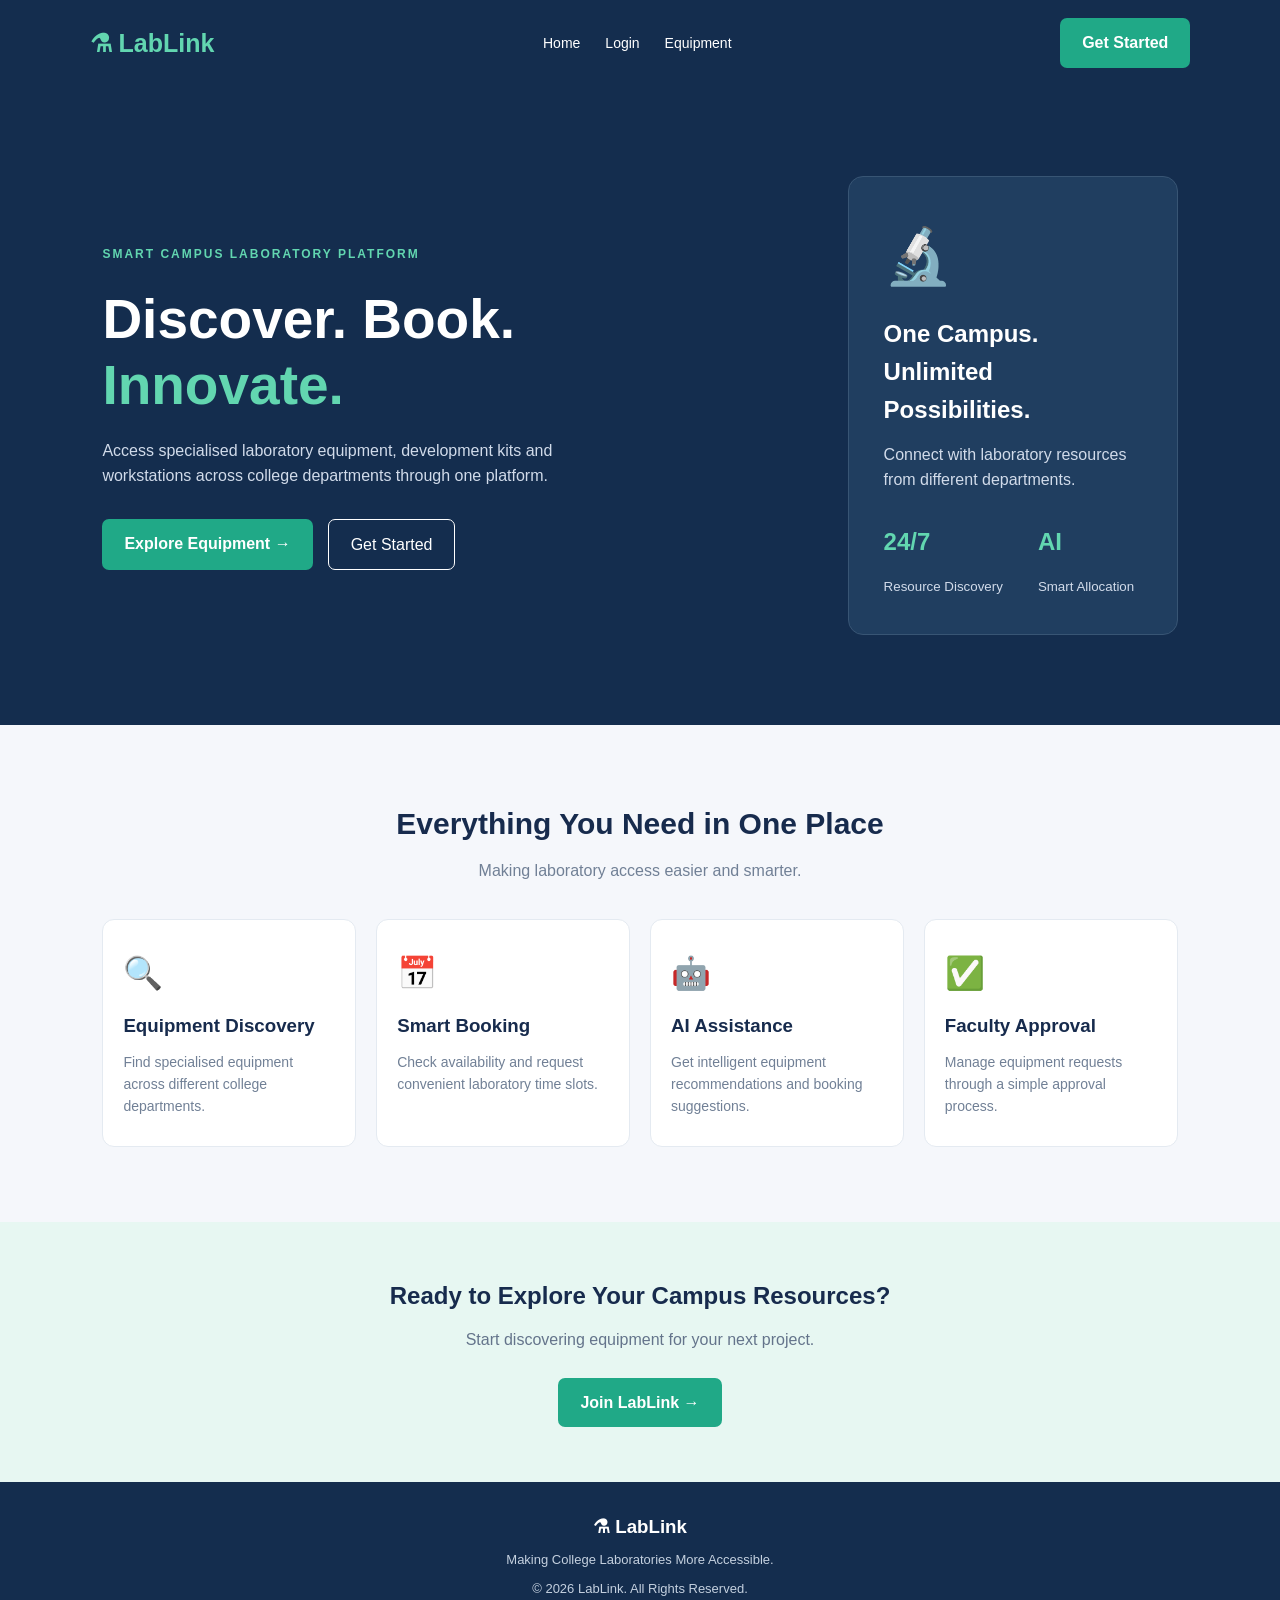
<file: frontend/index.html>
<!DOCTYPE html>
<html lang="en">
<head>
    <meta charset="UTF-8">
    <meta name="viewport" content="width=device-width, initial-scale=1.0">
    <title>LabLink | Home</title>
    <link rel="stylesheet" href="css/style.css">
</head>
<body>

<header class="navbar">
    <div class="logo">⚗ LabLink</div>

    <nav>
        <a href="index.html">Home</a>
        <a href="login.html">Login</a>
        <a href="equipment.html">Equipment</a>
    </nav>

    <a href="login.html" class="nav-btn">Get Started</a>
</header>

<section class="hero">
    <div class="hero-content">
        <span class="tag">SMART CAMPUS LABORATORY PLATFORM</span>

        <h1>Discover. Book.<br>
            <span>Innovate.</span>
        </h1>

        <p>
            Access specialised laboratory equipment,
            development kits and workstations across
            college departments through one platform.
        </p>

        <div class="hero-buttons">
            <a href="equipment.html" class="primary-btn">
                Explore Equipment →
            </a>

            <a href="login.html" class="secondary-btn">
                Get Started
            </a>
        </div>
    </div>

    <div class="hero-card">
        <div class="hero-icon">🔬</div>
        <h2>One Campus. Unlimited Possibilities.</h2>
        <p>
            Connect with laboratory resources
            from different departments.
        </p>
        <div class="hero-stats">
            <div>
                <h2>24/7</h2>
                <small>Resource Discovery</small>
            </div>
            <div>
                <h2>AI</h2>
                <small>Smart Allocation</small>
            </div>
        </div>
    </div>
</section>

<section class="features">
    <h2>Everything You Need in One Place</h2>
    <p class="section-subtitle">
        Making laboratory access easier and smarter.
    </p>

    <div class="feature-grid">

        <div class="feature-card">
            <div class="feature-icon">🔍</div>
            <h3>Equipment Discovery</h3>
            <p>
                Find specialised equipment across
                different college departments.
            </p>
        </div>

        <div class="feature-card">
            <div class="feature-icon">📅</div>
            <h3>Smart Booking</h3>
            <p>
                Check availability and request
                convenient laboratory time slots.
            </p>
        </div>

        <div class="feature-card">
            <div class="feature-icon">🤖</div>
            <h3>AI Assistance</h3>
            <p>
                Get intelligent equipment
                recommendations and booking suggestions.
            </p>
        </div>

        <div class="feature-card">
            <div class="feature-icon">✅</div>
            <h3>Faculty Approval</h3>
            <p>
                Manage equipment requests
                through a simple approval process.
            </p>
        </div>

    </div>
</section>

<section class="cta-section">
    <h2>Ready to Explore Your Campus Resources?</h2>
    <p>Start discovering equipment for your next project.</p>
    <a href="login.html" class="primary-btn">Join LabLink →</a>
</section>

<footer>
    <h3>⚗ LabLink</h3>
    <p>Making College Laboratories More Accessible.</p>
    <p>© 2026 LabLink. All Rights Reserved.</p>
</footer>

</body>
</html>
</file>
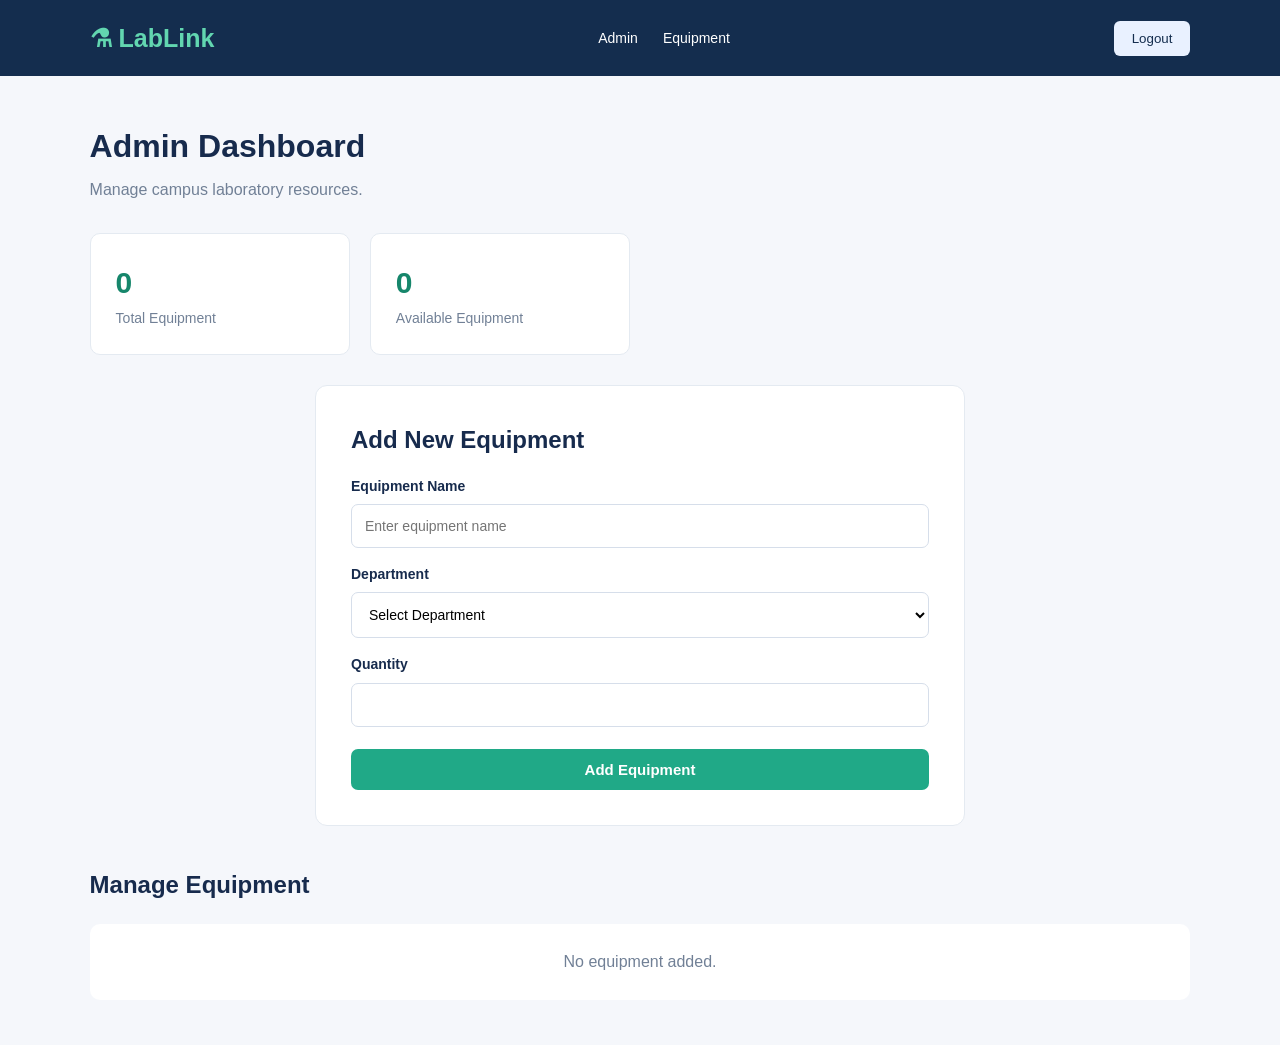
<file: frontend/admin.html>
<!DOCTYPE html>
<html lang="en">
<head>
    <meta charset="UTF-8">
    <meta name="viewport" content="width=device-width, initial-scale=1.0">
    <title>LabLink | Admin Dashboard</title>
    <link rel="stylesheet" href="css/style.css">
</head>
<body>

<header class="navbar">
    <div class="logo">⚗ LabLink</div>
    <nav>
        <a href="admin.html">Admin</a>
        <a href="equipment.html">Equipment</a>
    </nav>
    <button class="logout-btn" onclick="logout()">Logout</button>
</header>

<main class="dashboard">

    <h1>Admin Dashboard</h1>
    <p>Manage campus laboratory resources.</p>

    <div class="stats-grid">
        <div class="stat-card">
            <h2 id="adminTotal">0</h2>
            <p>Total Equipment</p>
        </div>

        <div class="stat-card">
            <h2 id="adminAvailable">0</h2>
            <p>Available Equipment</p>
        </div>
    </div>

    <div class="form-container">
        <h2>Add New Equipment</h2>

        <form id="equipmentForm">

            <label>Equipment Name</label>
            <input type="text" id="newEquipment"
                placeholder="Enter equipment name" required>

            <label>Department</label>
            <select id="newDepartment" required>
                <option value="">Select Department</option>
                <option value="CSE">CSE</option>
                <option value="ECE">ECE</option>
                <option value="EEE">EEE</option>
                <option value="MECH">Mechanical</option>
            </select>

            <label>Quantity</label>
            <input type="number" id="newQuantity"
                min="1" required>

            <button type="submit" class="primary-btn full-btn">
                Add Equipment
            </button>

        </form>
    </div>

    <section class="dashboard-section">
        <h2>Manage Equipment</h2>
        <div id="adminEquipment"></div>
    </section>

</main>
<script src="js/main.js"></script>
<script src="js/admin.js"></script>
</body>
</html>
</file>
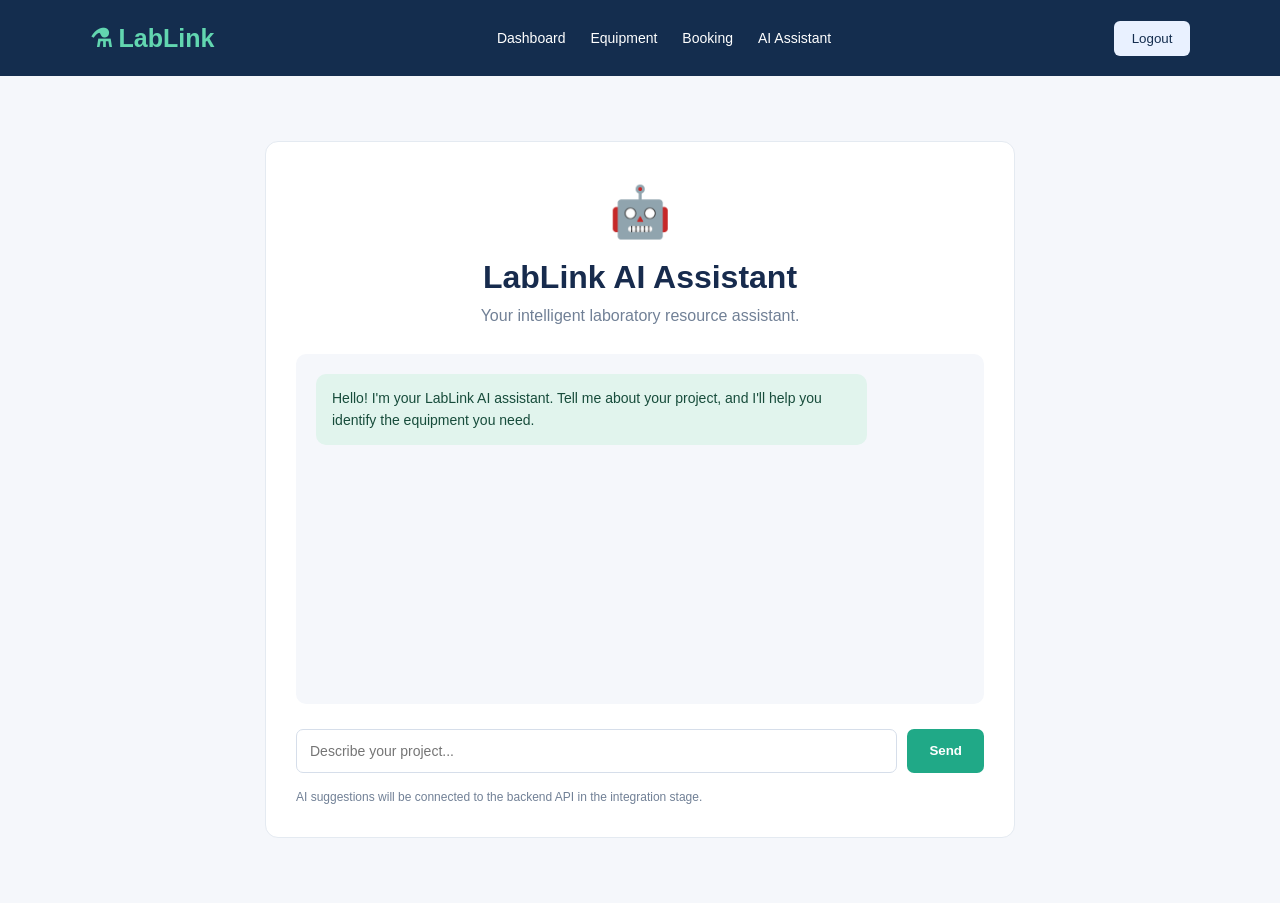
<file: frontend/ai-assistant.html>
<!DOCTYPE html>
<html lang="en">
<head>
    <meta charset="UTF-8">
    <meta name="viewport" content="width=device-width, initial-scale=1.0">
    <title>LabLink | AI Assistant</title>
    <link rel="stylesheet" href="css/style.css">
</head>
<body>

<header class="navbar">
    <div class="logo">⚗ LabLink</div>
    <nav>
        <a href="dashboard.html">Dashboard</a>
        <a href="equipment.html">Equipment</a>
        <a href="booking.html">Booking</a>
        <a href="ai-assistant.html">AI Assistant</a>
    </nav>
    <button class="logout-btn" onclick="logout()">Logout</button>
</header>

<main class="dashboard">

    <div class="ai-container">

        <div class="ai-heading">
            <div class="ai-icon">🤖</div>
            <h1>LabLink AI Assistant</h1>
            <p>Your intelligent laboratory resource assistant.</p>
        </div>

        <div id="chatMessages" class="chat-messages">
            <div class="bot-message">
                Hello! I'm your LabLink AI assistant.
                Tell me about your project, and I'll help
                you identify the equipment you need.
            </div>
        </div>

        <form id="chatForm" class="chat-form">
            <input type="text" id="chatInput"
                placeholder="Describe your project..."
                required>

            <button type="submit" class="primary-btn">
                Send
            </button>
        </form>

        <p class="ai-note">
            AI suggestions will be connected to the
            backend API in the integration stage.
        </p>

    </div>

</main>

<script src="js/main.js"></script>
</body>
</html>
</file>
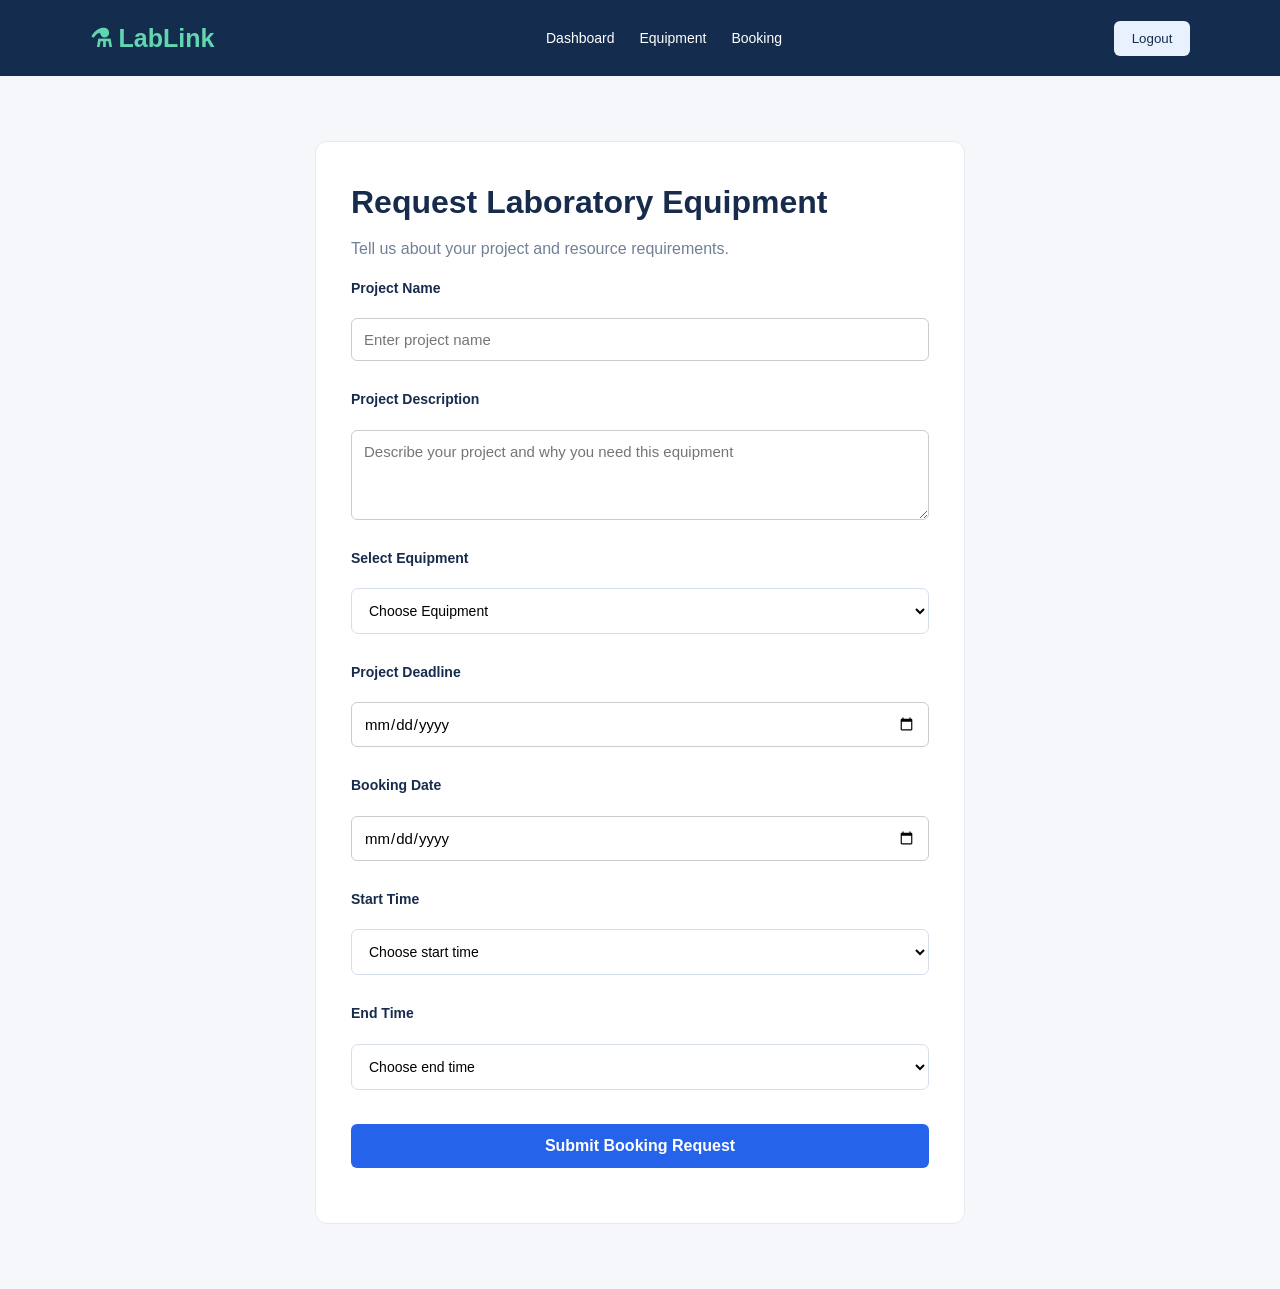
<file: frontend/booking.html>
<!DOCTYPE html>
<html lang="en">
<head>
    <meta charset="UTF-8">
    <meta name="viewport" content="width=device-width, initial-scale=1.0">
    <title>LabLink | Booking</title>
    <link rel="stylesheet" href="css/style.css">
</head>
<body>

<header class="navbar">
    <div class="logo">⚗ LabLink</div>
    <nav>
        <a href="dashboard.html">Dashboard</a>
        <a href="equipment.html">Equipment</a>
        <a href="booking.html">Booking</a>
    </nav>
    <button class="logout-btn" onclick="logout()">Logout</button>
</header>

<main class="dashboard">

    <div class="form-container">

        <h1>Request Laboratory Equipment</h1>
        <p>Tell us about your project and resource requirements.</p>

        <form id="bookingForm">

            <label>Project Name</label>
            <input type="text" id="projectName"
                placeholder="Enter project name" required>

            <label>Project Description</label>
            <textarea id="projectDescription"
                placeholder="Describe your project and why you need this equipment"
                required></textarea>

            <label>Select Equipment</label>
            <select id="equipmentSelect" required>
                <option value="">Choose Equipment</option>
            </select>

            <label>Project Deadline</label>
            <input type="date" id="deadline" required>

            <label>Booking Date</label>
            <input type="date" id="bookingDate" required>

            <label>Start Time</label>
            <select id="startTime" required>
                <option value="">Choose start time</option>
                <option value="09:00">09:00 AM</option>
                <option value="10:00">10:00 AM</option>
                <option value="11:00">11:00 AM</option>
                <option value="12:00">12:00 PM</option>
                <option value="13:00">01:00 PM</option>
                <option value="14:00">02:00 PM</option>
                <option value="15:00">03:00 PM</option>
            </select>

            <label>End Time</label>
            <select id="endTime" required>
                <option value="">Choose end time</option>
                <option value="10:00">10:00 AM</option>
                <option value="11:00">11:00 AM</option>
                <option value="12:00">12:00 PM</option>
                <option value="13:00">01:00 PM</option>
                <option value="14:00">02:00 PM</option>
                <option value="15:00">03:00 PM</option>
                <option value="16:00">04:00 PM</option>
            </select>

            <button type="submit" class="primary-btn full-btn">
                Submit Booking Request
            </button>

        </form>

        <div id="bookingResult"></div>

    </div>

</main>
<script src="js/main.js"></script>
<script src="js/booking.js"></script>
</body>
</html>
</file>
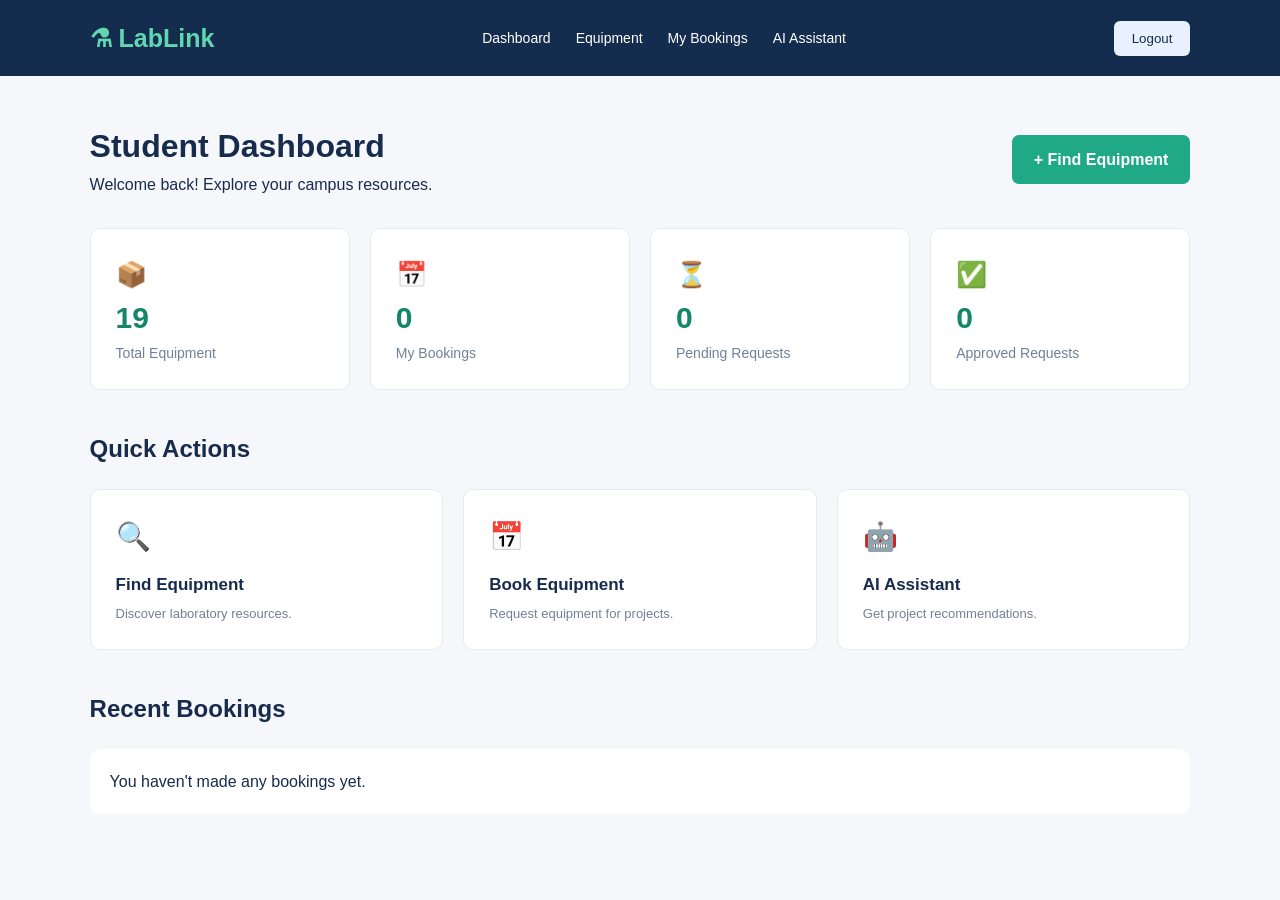
<file: frontend/dashboard.html>
<!DOCTYPE html>
<html lang="en">
<head>
    <meta charset="UTF-8">
    <meta name="viewport" content="width=device-width, initial-scale=1.0">
    <title>LabLink | Student Dashboard</title>
    <link rel="stylesheet" href="css/style.css">
</head>
<body>

<header class="navbar">
    <div class="logo">⚗ LabLink</div>

    <nav>
        <a href="dashboard.html">Dashboard</a>
        <a href="equipment.html">Equipment</a>
        <a href="booking.html">My Bookings</a>
        <a href="ai-assistant.html">AI Assistant</a>
    </nav>

    <button class="logout-btn" onclick="logout()">Logout</button>
</header>

<main class="dashboard">

    <div class="welcome">
        <div>
            <h1>Student Dashboard</h1>
            <p>Welcome back! Explore your campus resources.</p>
        </div>

        <a href="equipment.html" class="primary-btn">
            + Find Equipment
        </a>
    </div>

    <div class="stats-grid">

        <div class="stat-card">
            <span>📦</span>
            <h2 id="totalEquipment">0</h2>
            <p>Total Equipment</p>
        </div>

        <div class="stat-card">
            <span>📅</span>
            <h2 id="myBookings">0</h2>
            <p>My Bookings</p>
        </div>

        <div class="stat-card">
            <span>⏳</span>
            <h2 id="pendingRequests">0</h2>
            <p>Pending Requests</p>
        </div>

        <div class="stat-card">
            <span>✅</span>
            <h2 id="approvedRequests">0</h2>
            <p>Approved Requests</p>
        </div>

    </div>

    <section class="dashboard-section">
        <div class="section-heading">
            <h2>Quick Actions</h2>
        </div>

        <div class="quick-grid">

            <a href="equipment.html" class="quick-card">
                🔍
                <h3>Find Equipment</h3>
                <p>Discover laboratory resources.</p>
            </a>

            <a href="booking.html" class="quick-card">
                📅
                <h3>Book Equipment</h3>
                <p>Request equipment for projects.</p>
            </a>

            <a href="ai-assistant.html" class="quick-card">
                🤖
                <h3>AI Assistant</h3>
                <p>Get project recommendations.</p>
            </a>

        </div>
    </section>

    <section class="dashboard-section">
        <h2>Recent Bookings</h2>

        <div id="recentBookings" class="table-container">
            No bookings yet.
        </div>
    </section>

</main>
<script src="js/main.js"></script>
<script src="js/main.js"></script>
</body>
</html>
</file>
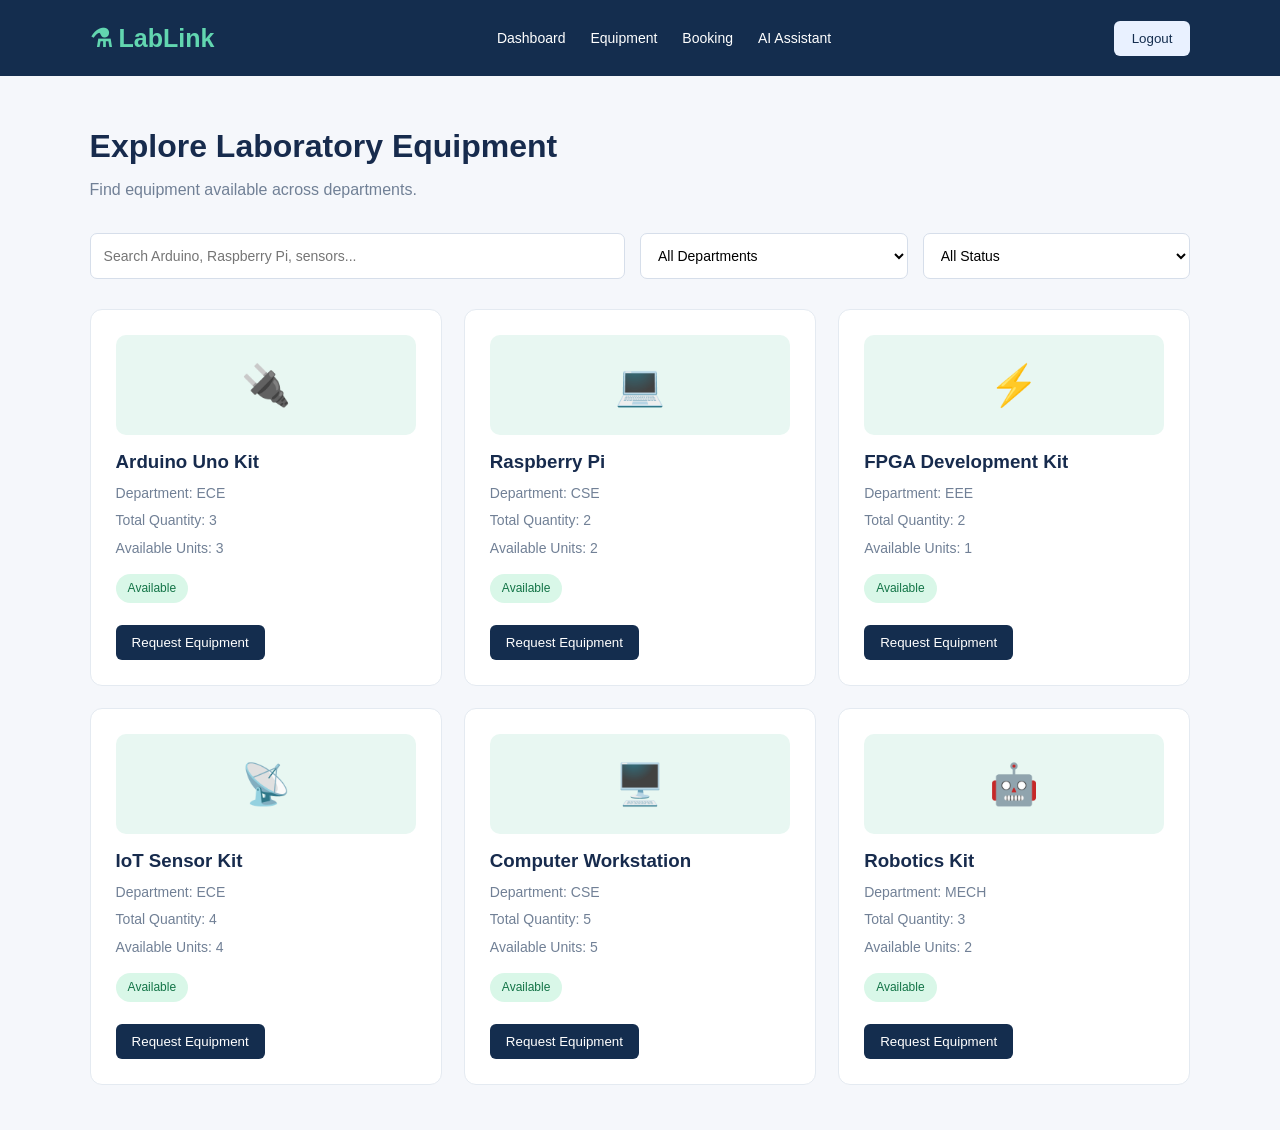
<file: frontend/equipment.html>
<!DOCTYPE html>
<html lang="en">
<head>
    <meta charset="UTF-8">
    <meta name="viewport" content="width=device-width, initial-scale=1.0">
    <title>LabLink | Equipment</title>
    <link rel="stylesheet" href="css/style.css">
</head>
<body>

<header class="navbar">
    <div class="logo">⚗ LabLink</div>

    <nav>
        <a href="dashboard.html">Dashboard</a>
        <a href="equipment.html">Equipment</a>
        <a href="booking.html">Booking</a>
        <a href="ai-assistant.html">AI Assistant</a>
    </nav>

    <button class="logout-btn" onclick="logout()">Logout</button>
</header>

<main class="dashboard">

    <h1>Explore Laboratory Equipment</h1>
    <p>Find equipment available across departments.</p>

    <div class="search-area">

        <input type="text" id="searchInput"
            placeholder="Search Arduino, Raspberry Pi, sensors...">

        <select id="departmentFilter">
            <option value="">All Departments</option>
            <option value="CSE">CSE</option>
            <option value="ECE">ECE</option>
            <option value="EEE">EEE</option>
            <option value="MECH">Mechanical</option>
        </select>

        <select id="availabilityFilter">
            <option value="">All Status</option>
            <option value="Available">Available</option>
            <option value="Booked">Booked</option>
        </select>

    </div>

    <div id="equipmentList" class="equipment-grid"></div>

</main>
<script src="js/main.js"></script>
<script src="js/equipment.js"></script>
</body>
</html>
</file>
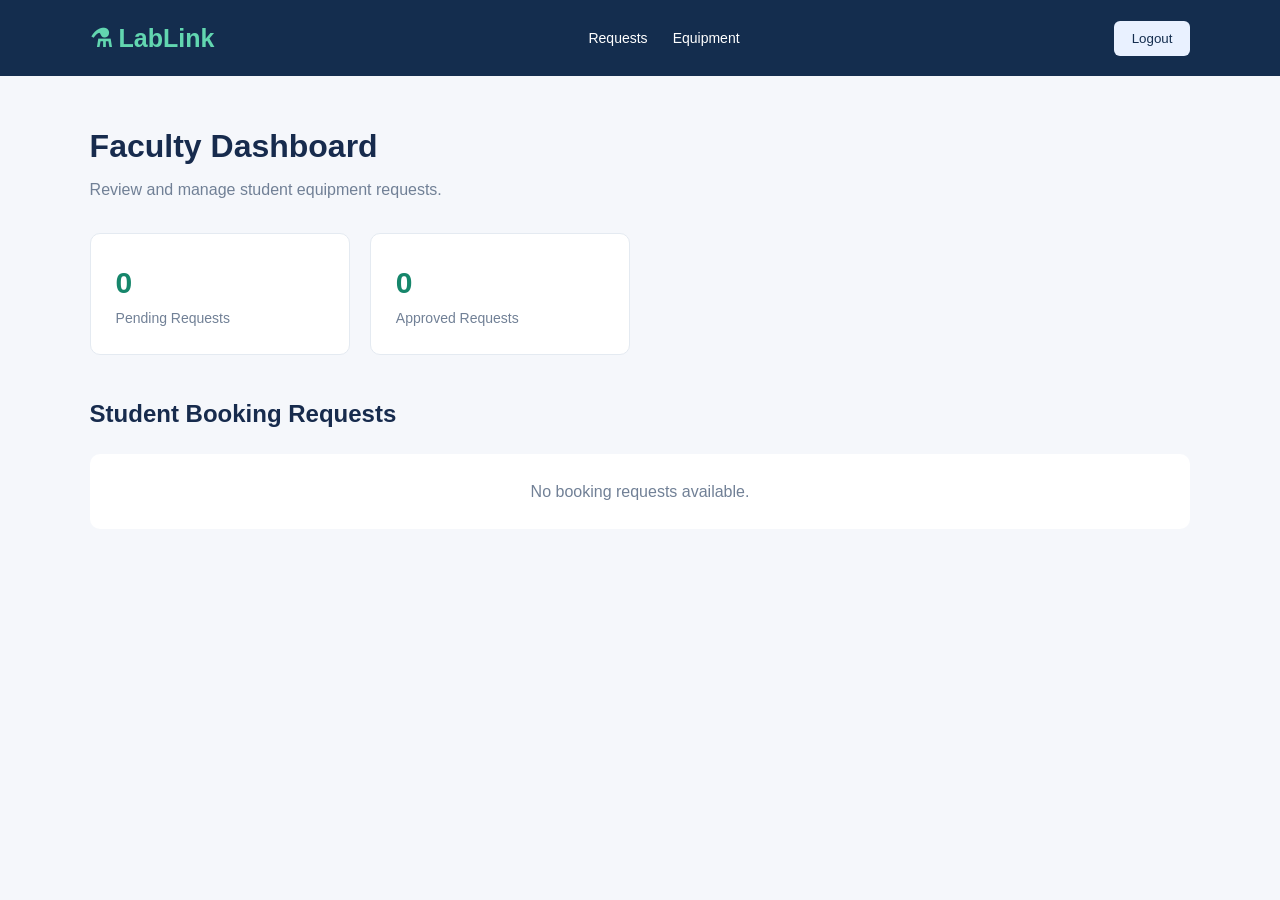
<file: frontend/faculty.html>
<!DOCTYPE html>
<html lang="en">
<head>
    <meta charset="UTF-8">
    <meta name="viewport" content="width=device-width, initial-scale=1.0">
    <title>LabLink | Faculty Dashboard</title>
    <link rel="stylesheet" href="css/style.css">
</head>
<body>

<header class="navbar">
    <div class="logo">⚗ LabLink</div>

    <nav>
        <a href="faculty.html">Requests</a>
        <a href="equipment.html">Equipment</a>
    </nav>

    <button class="logout-btn" onclick="logout()">Logout</button>
</header>

<main class="dashboard">

    <h1>Faculty Dashboard</h1>
    <p>Review and manage student equipment requests.</p>

    <div class="stats-grid">
        <div class="stat-card">
            <h2 id="facultyPending">0</h2>
            <p>Pending Requests</p>
        </div>

        <div class="stat-card">
            <h2 id="facultyApproved">0</h2>
            <p>Approved Requests</p>
        </div>
    </div>

    <section class="dashboard-section">
        <h2>Student Booking Requests</h2>

        <div id="facultyRequests"></div>
    </section>

</main>
<script src="js/main.js"></script>
<script src="js/faculty.js"></script>
</body>
</html>
</file>
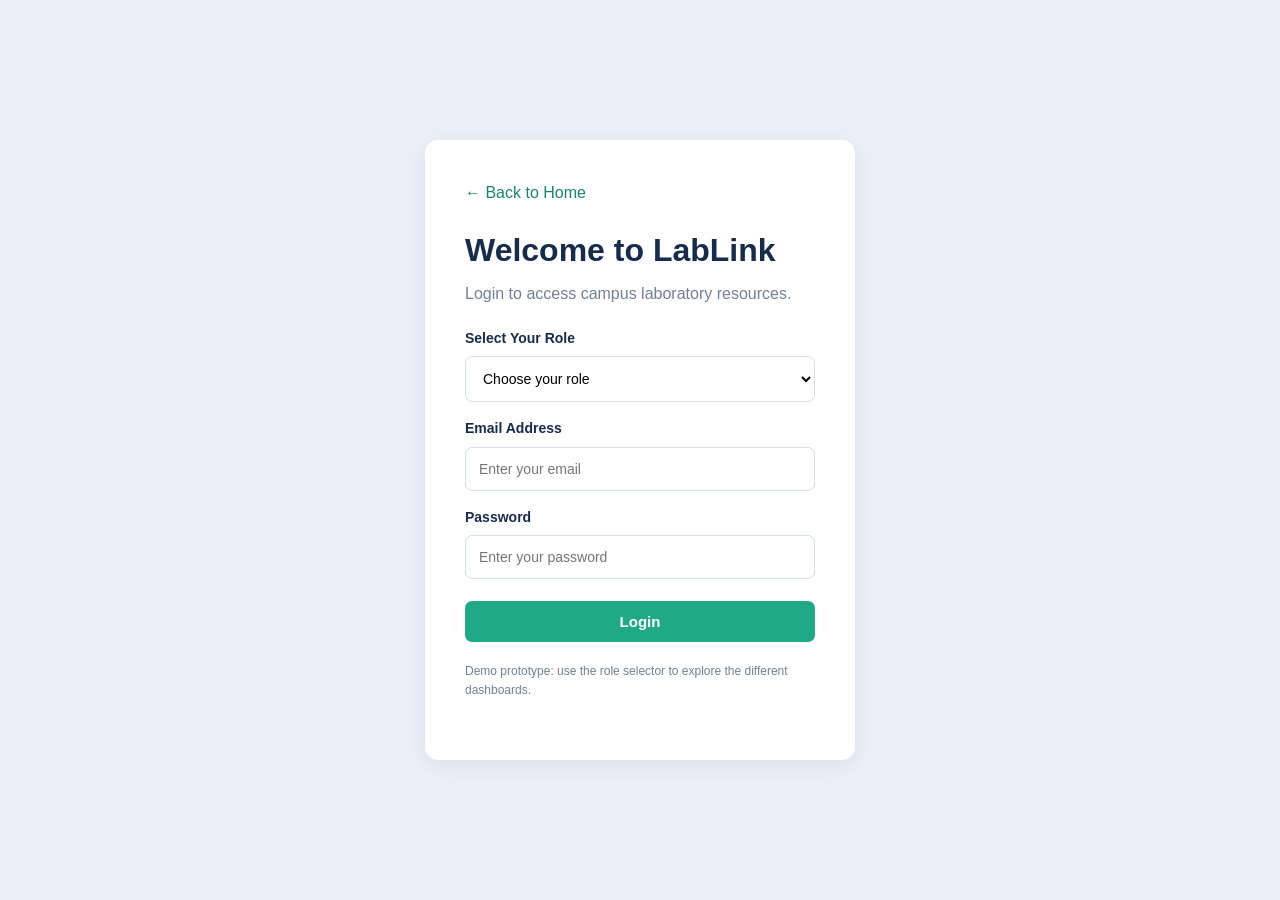
<file: frontend/login.html>
<!DOCTYPE html>
<html lang="en">
<head>
    <meta charset="UTF-8">
    <meta name="viewport" content="width=device-width, initial-scale=1.0">
    <title>LabLink | Login</title>
    <link rel="stylesheet" href="css/style.css">
</head>
<body>

<div class="login-container">

    <div class="login-box">

        <a href="index.html" class="back-link">← Back to Home</a>

        <h1>Welcome to LabLink</h1>
        <p>Login to access campus laboratory resources.</p>

        <form id="loginForm">

            <label>Select Your Role</label>

            <select id="role" required>
                <option value="">Choose your role</option>
                <option value="student">Student</option>
                <option value="faculty">Faculty</option>
                <option value="admin">Administrator</option>
            </select>

            <label>Email Address</label>
            <input type="email" id="email"
                placeholder="Enter your email" required>

            <label>Password</label>
            <input type="password" id="password"
                placeholder="Enter your password" required>

            <button type="submit" class="primary-btn full-btn">
                Login
            </button>

        </form>

        <p id="loginMessage"></p>

        <p class="login-note">
            Demo prototype: use the role selector
            to explore the different dashboards.
        </p>

    </div>

</div>

<script src="js/auth.js"></script>
</body>
</html>
</file>
<file: frontend/css/style.css>
/* ==============================
   LABLINK - MAIN STYLESHEET
============================== */

* {
    margin: 0;
    padding: 0;
    box-sizing: border-box;
}

body {
    font-family: Arial, sans-serif;
    background: #f5f7fb;
    color: #172b4d;
    line-height: 1.6;
}

a {
    text-decoration: none;
    color: inherit;
}

button, input, select, textarea {
    font-family: inherit;
}

/* NAVIGATION */

.navbar {
    background: #142d4e;
    color: white;
    padding: 18px 7%;
    display: flex;
    justify-content: space-between;
    align-items: center;
    gap: 20px;
    flex-wrap: wrap;
}

.logo {
    font-size: 25px;
    font-weight: bold;
    color: #62d6b0;
}

.navbar nav {
    display: flex;
    gap: 25px;
    flex-wrap: wrap;
}

.navbar nav a {
    color: white;
    font-size: 14px;
}

.navbar nav a:hover {
    color: #62d6b0;
}

.nav-btn, .primary-btn {
    background: #20a987;
    color: white;
    padding: 12px 22px;
    border-radius: 7px;
    border: none;
    cursor: pointer;
    display: inline-block;
    font-weight: bold;
}

.primary-btn:hover, .nav-btn:hover {
    background: #16866b;
}

.secondary-btn {
    border: 1px solid white;
    color: white;
    padding: 12px 22px;
    border-radius: 7px;
    display: inline-block;
}

.logout-btn {
    background: #e9f1ff;
    color: #142d4e;
    border: none;
    padding: 10px 18px;
    border-radius: 6px;
    cursor: pointer;
}

/* LANDING PAGE */

.hero {
    background: #142d4e;
    color: white;
    padding: 90px 8%;
    display: flex;
    justify-content: space-between;
    align-items: center;
    gap: 50px;
    flex-wrap: wrap;
}

.hero-content {
    flex: 1;
    min-width: 280px;
}

.tag {
    color: #62d6b0;
    font-size: 12px;
    letter-spacing: 2px;
    font-weight: bold;
}

.hero h1 {
    font-size: 55px;
    line-height: 1.2;
    margin: 20px 0;
}

.hero h1 span {
    color: #62d6b0;
}

.hero-content p {
    color: #d1dbea;
    max-width: 530px;
    margin-bottom: 30px;
}

.hero-buttons {
    display: flex;
    gap: 15px;
    flex-wrap: wrap;
}

.hero-card {
    background: #203e60;
    border: 1px solid #385574;
    padding: 35px;
    border-radius: 15px;
    width: 330px;
}

.hero-icon {
    font-size: 55px;
    margin-bottom: 15px;
}

.hero-card h2 {
    margin-bottom: 12px;
}

.hero-card p {
    color: #d1dbea;
}

.hero-stats {
    display: flex;
    gap: 35px;
    margin-top: 30px;
}

.hero-stats h2 {
    color: #62d6b0;
}

.hero-stats small {
    color: #d1dbea;
}

/* FEATURES */

.features {
    padding: 75px 8%;
    text-align: center;
}

.features > h2 {
    font-size: 30px;
}

.section-subtitle {
    color: #718096;
    margin: 10px 0 35px;
}

.feature-grid {
    display: grid;
    grid-template-columns: repeat(4, 1fr);
    gap: 20px;
}

.feature-card {
    background: white;
    padding: 28px 20px;
    border-radius: 12px;
    border: 1px solid #e4eaf1;
    text-align: left;
}

.feature-icon {
    font-size: 32px;
    margin-bottom: 12px;
}

.feature-card h3 {
    margin-bottom: 10px;
}

.feature-card p {
    color: #718096;
    font-size: 14px;
}

.cta-section {
    background: #e7f7f2;
    padding: 55px 20px;
    text-align: center;
}

.cta-section p {
    margin: 12px 0 25px;
    color: #64748b;
}

footer {
    background: #142d4e;
    color: white;
    text-align: center;
    padding: 30px;
}

footer p {
    color: #c4d0df;
    font-size: 13px;
    margin-top: 8px;
}

/* LOGIN */

.login-container {
    min-height: 100vh;
    display: flex;
    justify-content: center;
    align-items: center;
    padding: 25px;
    background: #eaf0f8;
}

.login-box {
    background: white;
    padding: 40px;
    border-radius: 13px;
    width: 100%;
    max-width: 430px;
    box-shadow: 0 5px 25px rgba(0,0,0,0.07);
}

.login-box h1 {
    margin: 20px 0 5px;
}

.login-box > p {
    color: #718096;
    margin-bottom: 20px;
}

.back-link {
    color: #16866b;
}

.login-box label, .form-container label {
    display: block;
    margin: 15px 0 7px;
    font-weight: bold;
    font-size: 14px;
}

input, select, textarea {
    width: 100%;
    padding: 13px;
    border: 1px solid #d6deea;
    border-radius: 7px;
    background: white;
    font-size: 14px;
    outline: none;
}

input:focus, select:focus, textarea:focus {
    border-color: #20a987;
}

textarea {
    min-height: 110px;
    resize: vertical;
}

.full-btn {
    width: 100%;
    margin-top: 22px;
    font-size: 15px;
}

.login-note {
    font-size: 12px;
    margin-top: 18px;
    color: #718096;
}

/* DASHBOARD */

.dashboard {
    padding: 45px 7%;
    min-height: 80vh;
}

.dashboard > h1 {
    margin-bottom: 5px;
}

.dashboard > p {
    color: #718096;
}

.welcome {
    display: flex;
    justify-content: space-between;
    align-items: center;
    gap: 20px;
    flex-wrap: wrap;
    margin-bottom: 30px;
}

.stats-grid {
    display: grid;
    grid-template-columns: repeat(4, 1fr);
    gap: 20px;
    margin: 30px 0;
}

.stat-card {
    background: white;
    padding: 25px;
    border-radius: 10px;
    border: 1px solid #e4eaf1;
}

.stat-card span {
    font-size: 25px;
}

.stat-card h2 {
    color: #16866b;
    font-size: 30px;
}

.stat-card p {
    color: #718096;
    font-size: 14px;
}

.dashboard-section {
    margin-top: 40px;
}

.dashboard-section h2 {
    margin-bottom: 20px;
}

.quick-grid {
    display: grid;
    grid-template-columns: repeat(3, 1fr);
    gap: 20px;
}

.quick-card {
    background: white;
    padding: 25px;
    border: 1px solid #e4eaf1;
    border-radius: 10px;
    font-size: 28px;
}

.quick-card h3 {
    font-size: 17px;
    margin: 12px 0 5px;
}

.quick-card p {
    font-size: 13px;
    color: #718096;
}

/* EQUIPMENT */

.search-area {
    display: grid;
    grid-template-columns: 2fr 1fr 1fr;
    gap: 15px;
    margin: 30px 0;
}

.equipment-grid {
    display: grid;
    grid-template-columns: repeat(3, 1fr);
    gap: 22px;
}

.equipment-card {
    background: white;
    padding: 25px;
    border-radius: 12px;
    border: 1px solid #e4eaf1;
}

.equipment-card h3 {
    margin: 12px 0 5px;
}

.equipment-card p {
    color: #718096;
    font-size: 14px;
    margin: 5px 0;
}

.equipment-emoji {
    background: #e8f7f2;
    border-radius: 10px;
    padding: 18px;
    font-size: 40px;
    text-align: center;
}

.status {
    display: inline-block;
    margin: 10px 0;
    padding: 5px 12px;
    border-radius: 20px;
    font-size: 12px;
}

.available {
    background: #d9f7e8;
    color: #137447;
}

.booked {
    background: #fff0d5;
    color: #986000;
}

.small-btn {
    display: inline-block;
    margin-top: 12px;
    background: #142d4e;
    color: white;
    border: none;
    border-radius: 6px;
    padding: 10px 16px;
    cursor: pointer;
}

/* FORMS */

.form-container {
    background: white;
    padding: 35px;
    border-radius: 12px;
    max-width: 650px;
    margin: 20px auto;
    border: 1px solid #e4eaf1;
}

.form-container h1 {
    margin-bottom: 8px;
}

.form-container > p {
    color: #718096;
}

#bookingResult {
    margin-top: 20px;
}

.result-card {
    background: #e7f7f2;
    padding: 18px;
    border-radius: 8px;
    margin-top: 15px;
}

/* AI ASSISTANT */

.ai-container {
    max-width: 750px;
    margin: 20px auto;
    background: white;
    border-radius: 13px;
    padding: 30px;
    border: 1px solid #e4eaf1;
}

.ai-heading {
    text-align: center;
}

.ai-icon {
    font-size: 50px;
}

.ai-heading p {
    color: #718096;
}

.chat-messages {
    height: 350px;
    overflow-y: auto;
    background: #f5f7fb;
    padding: 20px;
    margin: 25px 0;
    border-radius: 10px;
}

.bot-message, .user-message {
    max-width: 85%;
    padding: 13px 16px;
    border-radius: 10px;
    margin-bottom: 15px;
    font-size: 14px;
}

.bot-message {
    background: #e1f4ed;
    color: #174c3b;
}

.user-message {
    background: #142d4e;
    color: white;
    margin-left: auto;
}

.chat-form {
    display: flex;
    gap: 10px;
}

.ai-note {
    font-size: 12px;
    color: #718096;
    margin-top: 15px;
}

/* TABLES AND REQUESTS */

.table-container {
    background: white;
    padding: 20px;
    border-radius: 10px;
    overflow-x: auto;
}

table {
    width: 100%;
    border-collapse: collapse;
    min-width: 550px;
}

th, td {
    padding: 14px;
    border-bottom: 1px solid #e4eaf1;
    text-align: left;
    font-size: 13px;
}

th {
    background: #edf3fa;
}

.request-card {
    background: white;
    border: 1px solid #e4eaf1;
    padding: 22px;
    border-radius: 10px;
    margin-bottom: 15px;
}

.request-card p {
    margin: 6px 0;
    color: #64748b;
    font-size: 14px;
}

.approve-btn {
    background: #16866b;
    color: white;
    border: none;
    padding: 9px 15px;
    border-radius: 5px;
    cursor: pointer;
    margin: 8px 5px 0 0;
}

.reject-btn {
    background: #d94b4b;
    color: white;
    border: none;
    padding: 9px 15px;
    border-radius: 5px;
    cursor: pointer;
    margin-top: 8px;
}

.delete-btn {
    background: #d94b4b;
    color: white;
    border: none;
    padding: 8px 12px;
    border-radius: 5px;
    cursor: pointer;
}

.empty-message {
    background: white;
    padding: 25px;
    border-radius: 10px;
    color: #718096;
    text-align: center;
}

/* RESPONSIVE DESIGN */

@media (max-width: 900px) {
    .feature-grid {
        grid-template-columns: repeat(2, 1fr);
    }

    .stats-grid {
        grid-template-columns: repeat(2, 1fr);
    }

    .equipment-grid {
        grid-template-columns: repeat(2, 1fr);
    }
}

@media (max-width: 600px) {
    .navbar {
        padding: 18px;
    }

    .navbar nav {
        gap: 12px;
    }

    .hero {
        padding: 55px 25px;
    }

    .hero h1 {
        font-size: 40px;
    }

    .hero-card {
        width: 100%;
    }

    .feature-grid,
    .stats-grid,
    .equipment-grid,
    .quick-grid {
        grid-template-columns: 1fr;
    }

    .search-area {
        grid-template-columns: 1fr;
    }

    .dashboard {
        padding: 30px 18px;
    }

    .form-container {
        padding: 22px;
    }

    .chat-form {
        flex-direction: column;
    }
}

.booking-section {
    max-width: 600px;
    margin: 50px auto;
    padding: 30px;
    background: white;
    border-radius: 12px;
    box-shadow: 0 2px 12px rgba(0,0,0,0.1);
}

.booking-section h1 {
    text-align: center;
    margin-bottom: 10px;
}

.booking-section p {
    text-align: center;
    color: gray;
    margin-bottom: 25px;
}

#bookingForm {
    display: flex;
    flex-direction: column;
    gap: 12px;
}

#bookingForm label {
    font-weight: bold;
}

#bookingForm input,
#bookingForm textarea {
    padding: 12px;
    border: 1px solid #ccc;
    border-radius: 6px;
    font-size: 15px;
}

#bookingForm textarea {
    min-height: 90px;
}

#bookingForm button {
    padding: 13px;
    background: #2563eb;
    color: white;
    border: none;
    border-radius: 6px;
    cursor: pointer;
    font-size: 16px;
}

#bookingMessage {
    margin-top: 20px;
    text-align: center;
    font-weight: bold;
}
</file>
